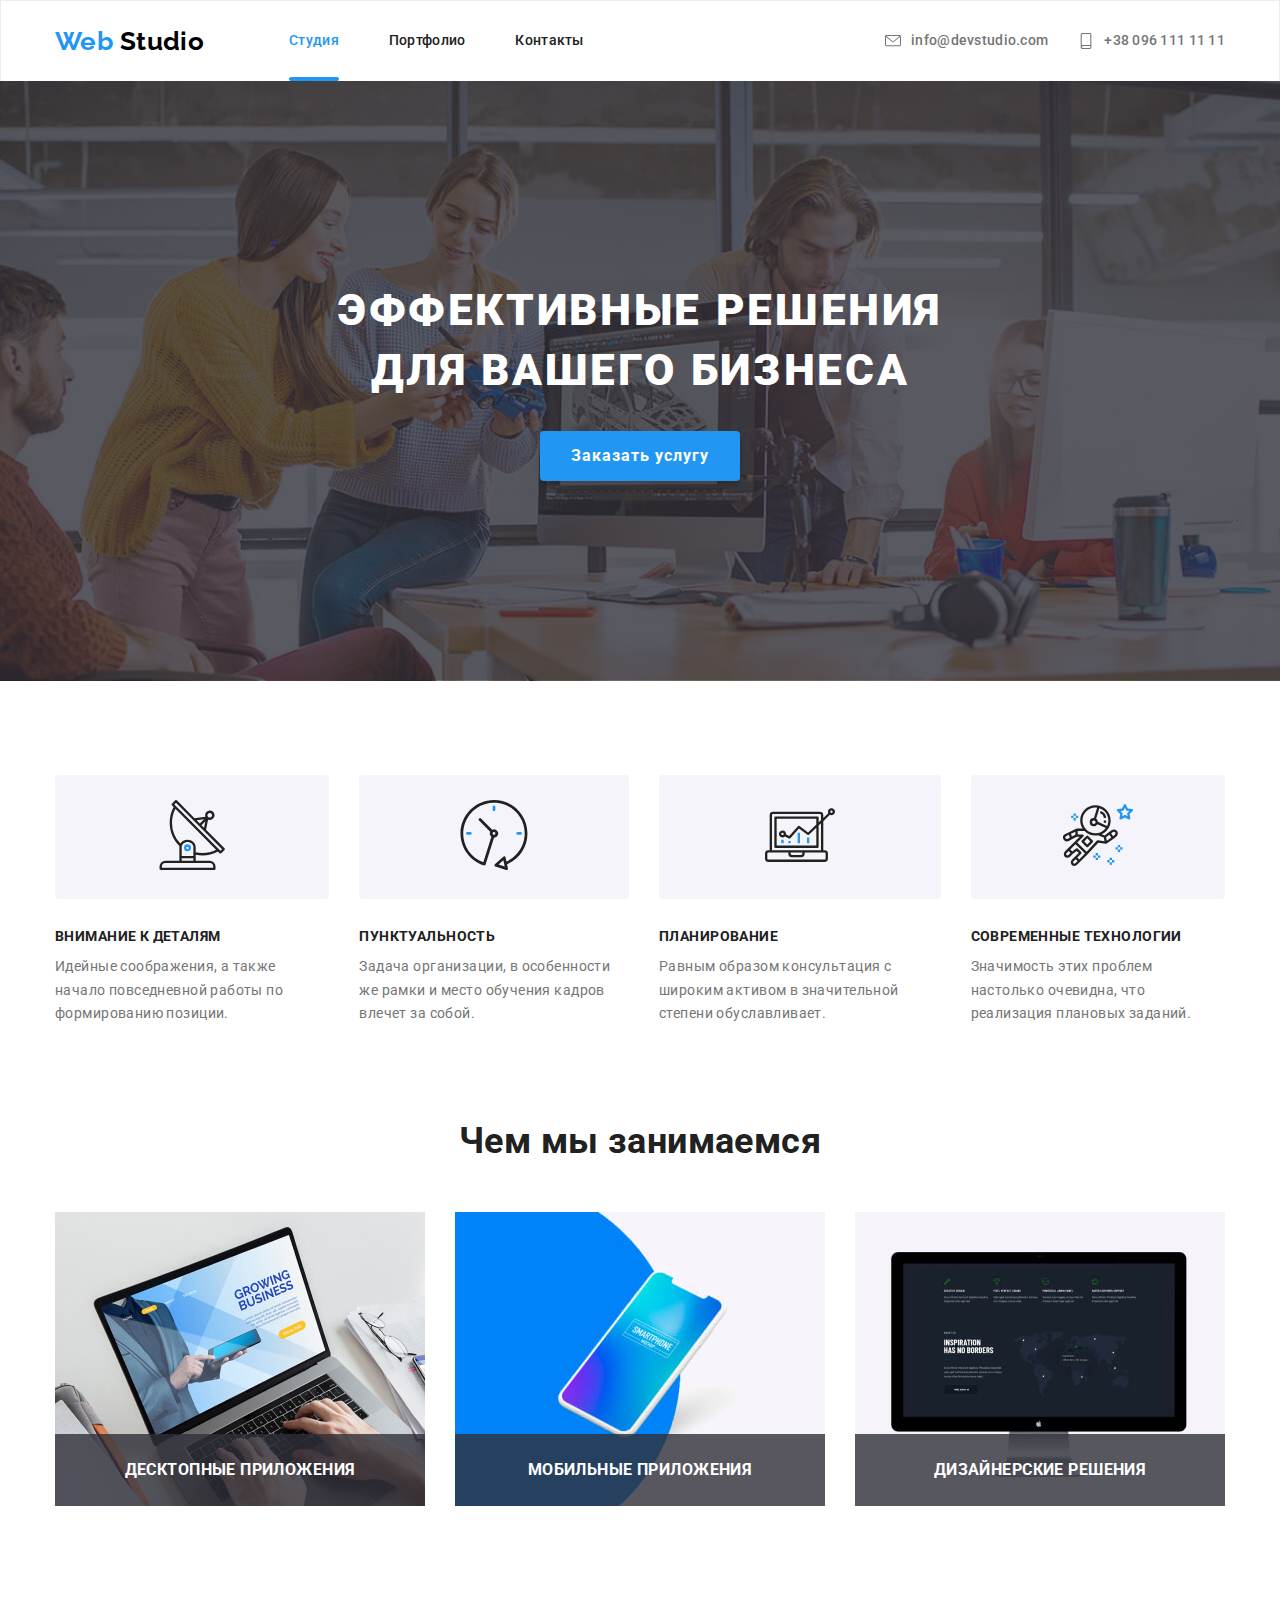
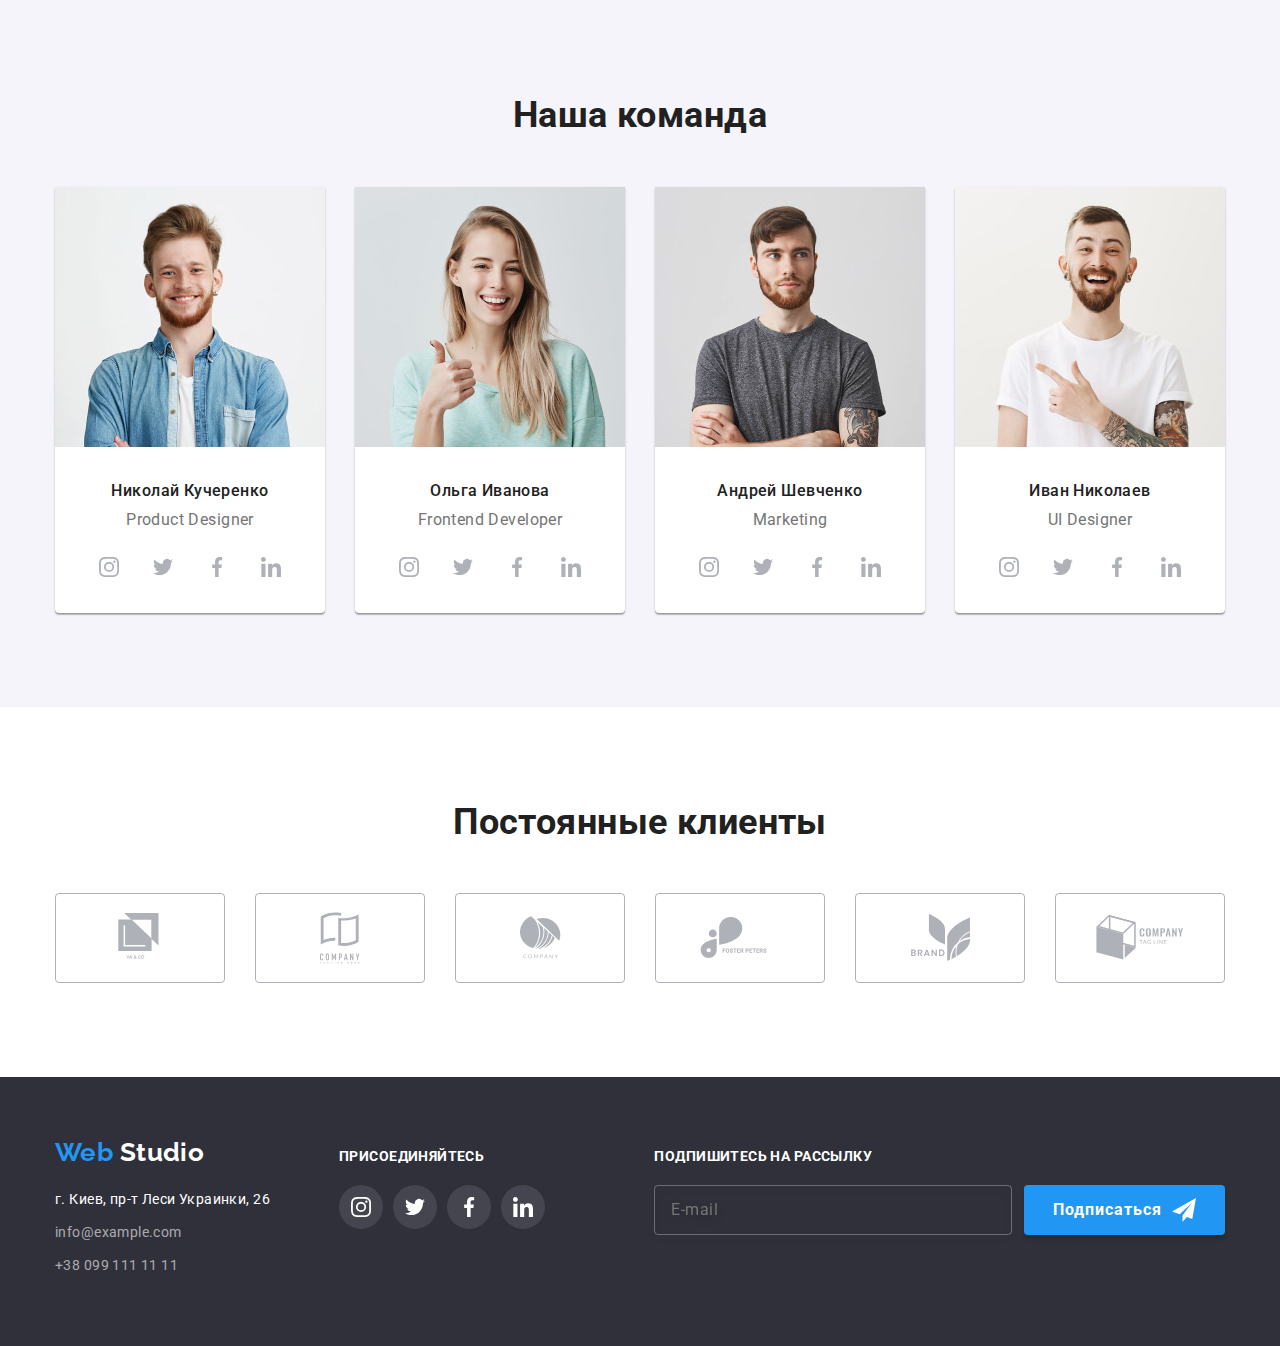
<file: index.html>
<!DOCTYPE html>
<html lang="ru">
  <head>
    <meta charset="UTF-8" />
    <meta name="viewport" content="width=device-width, initial-scale=1.0" />
    <title>Web Studio</title>
    <link
      href="https://fonts.googleapis.com/css2?family=Raleway:wght@700&family=Roboto:wght@400;500;700&display=swap"
      rel="stylesheet"
    />
    <link rel="stylesheet" href="./css/normalize.css" />
    <link rel="stylesheet" href="./css/style.css" />
  </head>

  <body>
    <!-- ШАПКА САЙТА -->
    <header class="header">
      <div class="container">
        <nav class="navigation">
          <a class="logo link" href="./index.html"
            >Web <span class="logo-studio-color">Studio</span></a
          >
          <ul class="navigation-list list">
            <li class="navigation-list-item">
              <a class="navigation-list-link link current" href="./index.html"
                >Студия</a
              >
            </li>
            <li class="navigation-list-item">
              <a class="navigation-list-link link" href="./portfolio.html"
                >Портфолио</a
              >
            </li>
            <li class="navigation-list-item">
              <a class="navigation-list-link link" href="">Контакты</a>
            </li>
          </ul>
        </nav>
        <ul class="header-contacts-list list">
          <li class="header-contacts-list-item">
            <address class="header-address">
              <a
                class="header-contacts-mail link"
                href="mailto:info@devstudio.com"
              >
                <svg
                  class="header-contacts-mail-icon"
                  width="16px"
                  height="16px"
                >
                  <use href="./images/icons/sprite.svg#mail"></use>
                </svg>
                info@devstudio.com</a
              >
            </address>
          </li>
          <li class="header-contacts-list-item">
            <address class="header-address">
              <a class="header-contacts-phone link" href="tel:+380961111111">
                <svg
                  class="header-contacts-phone-icon"
                  width="16px"
                  height="16px"
                >
                  <use href="./images/icons/sprite.svg#phone"></use>
                </svg>
                +38 096 111 11 11</a
              >
            </address>
          </li>
        </ul>
      </div>
    </header>

    <main>
      <!-- HERO секция -->
      <section class="hero">
        <div class="hero-section container">
          <h1 class="hero-title">
            Эффективные решения<br />для вашего бизнеса
          </h1>
          <button class="button primary" data-modal-open>
            Заказать услугу
          </button>
        </div>
      </section>

      <!-- Наши преимущества -->
      <section class="section">
        <div class="container">
          <h2 hidden>Наши преимущества</h2>
          <ul class="features-list list">
            <li class="features-list-item">
              <div class="img-wrapper">
                <svg width="70" height="70">
                  <use href="./images/icons/sprite.svg#advantage-1"></use>
                </svg>
              </div>

              <h3 class="features-list-item-title">Внимание к деталям</h3>
              <p class="features-list-item-desc">
                Идейные соображения, а также начало повседневной работы по
                формированию позиции.
              </p>
            </li>
            <li class="features-list-item">
              <div class="img-wrapper">
                <svg width="70" height="70">
                  <use href="./images/icons/sprite.svg#advantage-2"></use>
                </svg>
              </div>

              <h3 class="features-list-item-title">Пунктуальность</h3>
              <p class="features-list-item-desc">
                Задача организации, в особенности же рамки и место обучения
                кадров влечет за собой.
              </p>
            </li>
            <li class="features-list-item">
              <div class="img-wrapper">
                <svg width="70" height="70">
                  <use href="./images/icons/sprite.svg#advantage-3"></use>
                </svg>
              </div>

              <h3 class="features-list-item-title">Планирование</h3>
              <p class="features-list-item-desc">
                Равным образом консультация с широким активом в значительной
                степени обуславливает.
              </p>
            </li>
            <li class="features-list-item">
              <div class="img-wrapper">
                <svg width="70" height="70">
                  <use href="./images/icons/sprite.svg#advantage-4"></use>
                </svg>
              </div>

              <h3 class="features-list-item-title">Современные технологии</h3>
              <p class="features-list-item-desc">
                Значимость этих проблем настолько очевидна, что реализация
                плановых заданий.
              </p>
            </li>
          </ul>
        </div>
      </section>

      <!-- Чем мы занимаемся -->
      <section class="section what-we-do">
        <div class="container">
          <h2 class="section-title">Чем мы занимаемся</h2>
          <ul class="what-we-do-list list">
            <li class="what-we-do-list-item">
              <img
                src="./images/line-of-business/line-of-business-1.jpg"
                alt="человек печатает за ноутбуком"
                width="370"
                height="294"
              />
              <h3 class="what-we-do-item-title">Десктопные приложения</h3>
            </li>
            <li class="what-we-do-list-item">
              <img
                src="./images/line-of-business/line-of-business-2.jpg"
                alt="смартфон"
                width="370"
                height="294"
              />
              <h3 class="what-we-do-item-title">Мобильные приложения</h3>
            </li>
            <li class="what-we-do-list-item">
              <img
                src="./images/line-of-business/line-of-business-3.jpg"
                alt="монитор"
                width="370"
                height="294"
              />
              <h3 class="what-we-do-item-title">Дизайнерские решения</h3>
            </li>
          </ul>
        </div>
      </section>

      <!-- Наша команда -->
      <section class="section team">
        <div class="container">
          <h2 class="section-title">Наша команда</h2>
          <ul class="team-list list">
            <li class="team-list-item">
              <img
                class="team-list-item-img"
                src="./images/team/member-1.jpg"
                alt="дизайнер продукта"
                width="270"
                height="260"
              />
              <h3 class="team-list-title">Николай Кучеренко</h3>
              <p class="team-list-subtitle" lang="en">Product Designer</p>
              <ul class="socials-list list">
                <li class="socials-list-item">
                  <a
                    class="socials-list-item-link"
                    href=""
                    aria-label="иконка инстаграма"
                  >
                    <svg class="socials-list-item-link-icon">
                      <use href="./images/icons/sprite.svg#instagram"></use>
                    </svg>
                  </a>
                </li>
                <li class="socials-list-item">
                  <a
                    class="socials-list-item-link"
                    href=""
                    aria-label="иконка твиттера"
                    ><svg class="socials-list-item-link-icon">
                      <use href="./images/icons/sprite.svg#twitter"></use></svg
                  ></a>
                </li>
                <li class="socials-list-item">
                  <a
                    class="socials-list-item-link"
                    href=""
                    aria-label="иконка фейсбука"
                    ><svg class="socials-list-item-link-icon">
                      <use href="./images/icons/sprite.svg#facebook"></use></svg
                  ></a>
                </li>
                <li class="socials-list-item">
                  <a
                    class="socials-list-item-link"
                    href=""
                    aria-label="иконка линкедина"
                    ><svg class="socials-list-item-link-icon">
                      <use href="./images/icons/sprite.svg#linkedin"></use></svg
                  ></a>
                </li>
              </ul>
            </li>
            <li class="team-list-item">
              <img
                class="team-list-item-img"
                src="./images/team/member-2.jpg"
                alt="разработчик"
                width="270"
                height="260"
              />
              <h3 class="team-list-title">Ольга Иванова</h3>
              <p class="team-list-subtitle" lang="en">Frontend Developer</p>
              <ul class="socials-list list">
                <li class="socials-list-item">
                  <a
                    class="socials-list-item-link"
                    href=""
                    aria-label="иконка инстаграма"
                  >
                    <svg class="socials-list-item-link-icon">
                      <use href="./images/icons/sprite.svg#instagram"></use>
                    </svg>
                  </a>
                </li>
                <li class="socials-list-item">
                  <a
                    class="socials-list-item-link"
                    href=""
                    aria-label="иконка твиттера"
                    ><svg class="socials-list-item-link-icon">
                      <use href="./images/icons/sprite.svg#twitter"></use></svg
                  ></a>
                </li>
                <li class="socials-list-item">
                  <a
                    class="socials-list-item-link"
                    href=""
                    aria-label="иконка фейсбука"
                    ><svg class="socials-list-item-link-icon">
                      <use href="./images/icons/sprite.svg#facebook"></use></svg
                  ></a>
                </li>
                <li class="socials-list-item">
                  <a
                    class="socials-list-item-link"
                    href=""
                    aria-label="иконка линкедина"
                    ><svg class="socials-list-item-link-icon">
                      <use href="./images/icons/sprite.svg#linkedin"></use></svg
                  ></a>
                </li>
              </ul>
            </li>
            <li class="team-list-item">
              <img
                class="team-list-item-img"
                src="./images/team/member-3.jpg"
                alt="маркетолог"
                width="270"
                height="260"
              />
              <h3 class="team-list-title">Андрей Шевченко</h3>
              <p class="team-list-subtitle" lang="en">Marketing</p>
              <ul class="socials-list list">
                <li class="socials-list-item">
                  <a
                    class="socials-list-item-link"
                    href=""
                    aria-label="иконка инстаграма"
                  >
                    <svg class="socials-list-item-link-icon">
                      <use href="./images/icons/sprite.svg#instagram"></use>
                    </svg>
                  </a>
                </li>
                <li class="socials-list-item">
                  <a
                    class="socials-list-item-link"
                    href=""
                    aria-label="иконка твиттера"
                    ><svg class="socials-list-item-link-icon">
                      <use href="./images/icons/sprite.svg#twitter"></use></svg
                  ></a>
                </li>
                <li class="socials-list-item">
                  <a
                    class="socials-list-item-link"
                    href=""
                    aria-label="иконка фейсбука"
                    ><svg class="socials-list-item-link-icon">
                      <use href="./images/icons/sprite.svg#facebook"></use></svg
                  ></a>
                </li>
                <li class="socials-list-item">
                  <a
                    class="socials-list-item-link"
                    href=""
                    aria-label="иконка линкедина"
                    ><svg class="socials-list-item-link-icon">
                      <use href="./images/icons/sprite.svg#linkedin"></use></svg
                  ></a>
                </li>
              </ul>
            </li>
            <li class="team-list-item">
              <img
                class="team-list-item-img"
                src="./images/team/member-4.jpg"
                alt="дизайнер пользовательского интерфейса"
              />
              <h3 class="team-list-title">Иван Николаев</h3>
              <p class="team-list-subtitle" lang="en">UI Designer</p>
              <ul class="socials-list list">
                <li class="socials-list-item">
                  <a
                    class="socials-list-item-link"
                    href=""
                    aria-label="иконка инстаграма"
                  >
                    <svg class="socials-list-item-link-icon">
                      <use href="./images/icons/sprite.svg#instagram"></use>
                    </svg>
                  </a>
                </li>
                <li class="socials-list-item">
                  <a
                    class="socials-list-item-link"
                    href=""
                    aria-label="иконка твиттера"
                    ><svg class="socials-list-item-link-icon">
                      <use href="./images/icons/sprite.svg#twitter"></use></svg
                  ></a>
                </li>
                <li class="socials-list-item">
                  <a
                    class="socials-list-item-link"
                    href=""
                    aria-label="иконка фейсбука"
                    ><svg class="socials-list-item-link-icon">
                      <use href="./images/icons/sprite.svg#facebook"></use></svg
                  ></a>
                </li>
                <li class="socials-list-item">
                  <a
                    class="socials-list-item-link"
                    href=""
                    aria-label="иконка линкедина"
                    ><svg class="socials-list-item-link-icon">
                      <use href="./images/icons/sprite.svg#linkedin"></use></svg
                  ></a>
                </li>
              </ul>
            </li>
          </ul>
        </div>
      </section>

      <!-- Постоянные клиенты -->
      <section class="section">
        <div class="container">
          <h2 class="section-title">Постоянные клиенты</h2>
          <ul class="clients-list list">
            <li class="clients-list-item">
              <a class="clients-list-item-link" href="" target="_blank">
                <svg class="clients-list-item-link-icon" width="45" height="49">
                  <use href="./images/icons/sprite.svg#customer-1"></use>
                </svg>
              </a>
            </li>
            <li class="clients-list-item">
              <a class="clients-list-item-link" href="" target="_blank"
                ><svg
                  class="clients-list-item-link-icon"
                  width="40"
                  height="52"
                >
                  <use href="./images/icons/sprite.svg#customer-2"></use></svg
              ></a>
            </li>
            <li class="clients-list-item">
              <a class="clients-list-item-link" href="" target="_blank"
                ><svg
                  class="clients-list-item-link-icon"
                  width="41"
                  height="43"
                >
                  <use href="./images/icons/sprite.svg#customer-3"></use></svg
              ></a>
            </li>
            <li class="clients-list-item">
              <a class="clients-list-item-link" href="" target="_blank"
                ><svg
                  class="clients-list-item-link-icon"
                  width="80"
                  height="42"
                >
                  <use href="./images/icons/sprite.svg#customer-4"></use></svg
              ></a>
            </li>
            <li class="clients-list-item">
              <a class="clients-list-item-link" href="" target="_blank"
                ><svg
                  class="clients-list-item-link-icon"
                  width="59"
                  height="47"
                >
                  <use href="./images/icons/sprite.svg#customer-5"></use></svg
              ></a>
            </li>
            <li class="clients-list-item">
              <a class="clients-list-item-link" href="" target="_blank"
                ><svg
                  class="clients-list-item-link-icon"
                  width="88"
                  height="45"
                >
                  <use href="./images/icons/sprite.svg#customer-6"></use></svg
              ></a>
            </li>
          </ul>
        </div>
      </section>
    </main>

    <!-- Футер -->
    <footer class="footer">
      <div class="container">
        <div class="address-wrapper">
          <a class="logo link" href="./index.html"
            >Web <span class="logo-studio-color white">Studio</span></a
          >
          <ul class="footer-list list">
            <li class="footer-list-item">
              <address class="footer-address">
                <a
                  class="footer-list-item-link address link"
                  href="https://goo.gl/maps/Biz81QyFRvCuKjjt5"
                  target="_blank"
                  >г. Киев, пр-т Леси Украинки, 26</a
                >
              </address>
            </li>
            <li class="footer-list-item">
              <address class="footer-address">
                <a
                  class="footer-list-item-link link"
                  href="mailto:info@example.com"
                  >info@example.com</a
                >
              </address>
            </li>
            <li class="footer-list-item">
              <address class="footer-address">
                <a class="footer-list-item-link link" href="tel:+380991111111"
                  >+38 099 111 11 11</a
                >
              </address>
            </li>
          </ul>
        </div>

        <div class="join-wrapper">
          <b class="join">присоединяйтесь</b>
          <ul class="socials-list list">
            <li class="socials-list-item">
              <a
                class="socials-list-item-link"
                href=""
                aria-label="иконка инстаграма"
              >
                <svg class="socials-list-item-link-icon">
                  <use href="./images/icons/sprite.svg#instagram"></use>
                </svg>
              </a>
            </li>
            <li class="socials-list-item">
              <a
                class="socials-list-item-link"
                href=""
                aria-label="иконка твиттера"
                ><svg class="socials-list-item-link-icon">
                  <use href="./images/icons/sprite.svg#twitter"></use></svg
              ></a>
            </li>
            <li class="socials-list-item">
              <a
                class="socials-list-item-link"
                href=""
                aria-label="иконка фейсбука"
                ><svg class="socials-list-item-link-icon">
                  <use href="./images/icons/sprite.svg#facebook"></use></svg
              ></a>
            </li>
            <li class="socials-list-item">
              <a
                class="socials-list-item-link"
                href=""
                aria-label="иконка линкедина"
                ><svg class="socials-list-item-link-icon">
                  <use href="./images/icons/sprite.svg#linkedin"></use></svg
              ></a>
            </li>
          </ul>
        </div>
        <div class="subscribe">
          <b class="subscribe-title">Подпишитесь на рассылку</b>
          <form action="#" class="subscribe-form" autocomplete="off">
            <input
              class="subscribe-mail"
              type="email"
              name="email"
              placeholder="E-mail"
              required
            />
            <button type="submit" class="button primary">
              Подписаться
              <svg class="subscribe-icon" width="24" height="24">
                <use href="./images/icons/sprite.svg#send"></use>
              </svg>
            </button>
          </form>
        </div>
      </div>
    </footer>

    <div class="backdrop is-hidden" data-modal>
      <form action="#" class="modal-form" autocomplete="off">
        <button type="button" class="close-button" data-modal-close>
          <svg class="close-button-icon" width="18" height="18">
            <use href="./images/icons/sprite.svg#close-button-icon"></use>
          </svg>
        </button>
        <h2 class="modal-form-title">
          Оставьте свои данные, мы вам перезвоним
        </h2>
        <div class="modal-form-input-wrapper">
          <input
            type="text"
            name="user-name"
            id="user-modal-name"
            class="modal-form-input"
            placeholder=" "
            required
          />
          <label for="user-modal-name" class="modal-form-label">Имя</label>
          <svg class="modal-form-icon" width="18" height="18">
            <use
              href="./images/icons/sprite.svg#user-icon"
              class="modal-form-icon-svg"
            ></use>
          </svg>
        </div>
        <div class="modal-form-input-wrapper">
          <input
            type="tel"
            name="user-tel"
            id="user-modal-tel"
            class="modal-form-input"
            placeholder=" "
            required
          />
          <label for="user-modal-tel" class="modal-form-label">Телефон</label>
          <svg class="modal-form-icon" width="18" height="18">
            <use
              href="./images/icons/sprite.svg#user-phone-icon"
              class="modal-form-icon-svg"
            ></use>
          </svg>
        </div>
        <div class="modal-form-input-wrapper">
          <input
            type="email"
            name="user-mail"
            id="user-modal-mail"
            class="modal-form-input"
            placeholder=" "
          />
          <label for="user-modal-mail" class="modal-form-label">Почта</label>
          <svg class="modal-form-icon" width="18" height="18">
            <use
              href="./images/icons/sprite.svg#user-mail-icon"
              class="modal-form-icon-svg"
            ></use>
          </svg>
        </div>
        <div class="modal-form-input-wrapper">
          <textarea
            id="user-message"
            name="user-message"
            class="modal-form-message"
            placeholder=" "
          ></textarea>
          <label for="user-message" class="modal-form-message-label"
            >Комментарий</label
          >
        </div>
        <label class="modal-form-option-label">
          <input
            type="checkbox"
            name="policy"
            value="accept-policy"
            class="modal-form-checkbox"
            required
          />
          <span class="modal-form-custom-checkbox">
            <svg class="modal-form-custom-checkbox-icon" width="16" height="15">
              <use
                href="./images/icons/sprite.svg#check-icon"
                class="modal-form-icon-svg"
              ></use>
            </svg>
          </span>
          <span class="modal-form-option-span"
            >Соглашаюсь с рассылкой и принимаю
            <a href="#" target="_blank">Условия договора</a></span
          >
        </label>
        <button type="submit" class="button primary">Отправить</button>
      </form>
    </div>
    <script src="./js/modal.js"></script>
  </body>
</html>
</file>
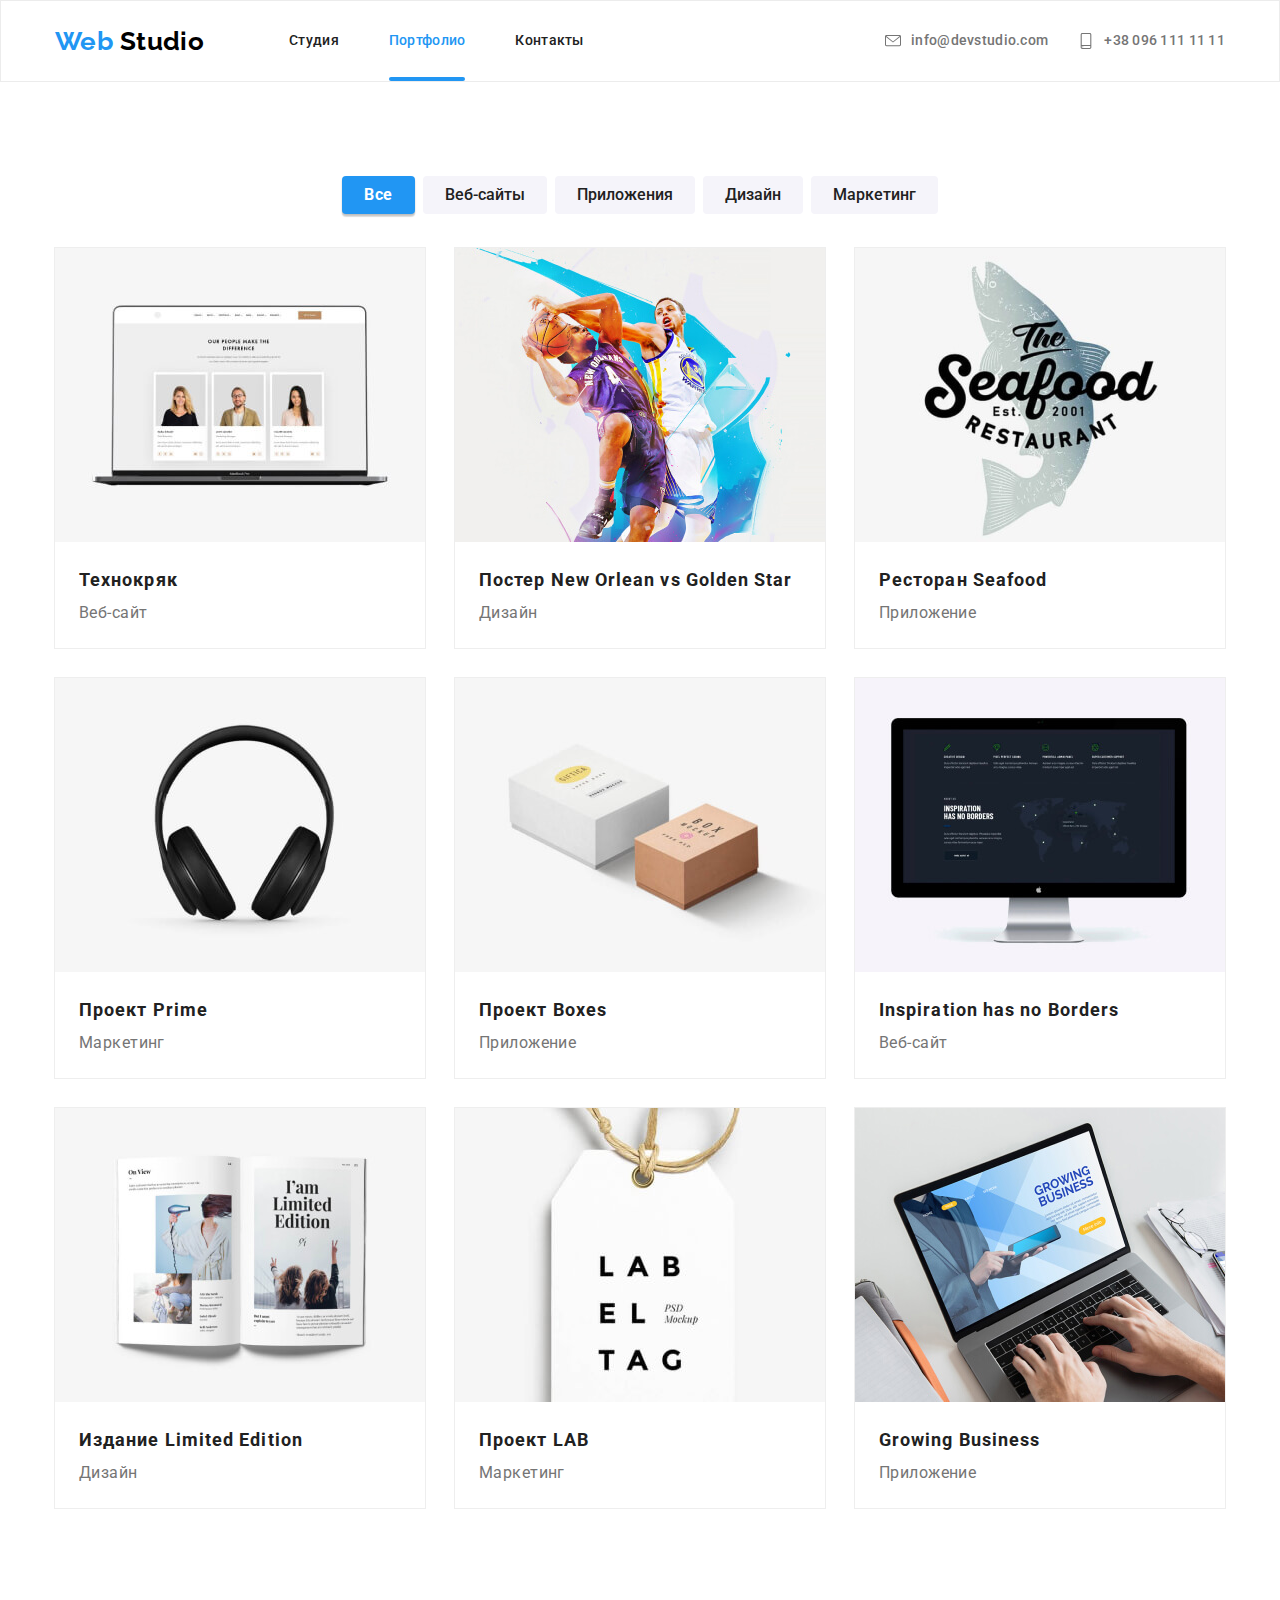
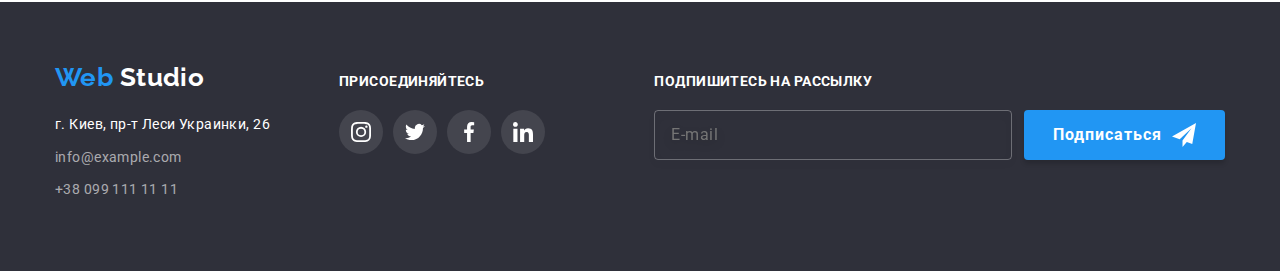
<file: portfolio.html>
<!DOCTYPE html>
<html lang="ru">

<head>
  <meta charset="UTF-8" />
  <meta name="viewport" content="width=device-width, initial-scale=1.0" />
  <title>Портфолио</title>
  <link href="https://fonts.googleapis.com/css2?family=Raleway:wght@700&family=Roboto:wght@400;500;700&display=swap"
    rel="stylesheet" />
  <link rel="stylesheet" href="./css/normalize.css" />
  <link rel="stylesheet" href="./css/style.css" />
</head>

<body>
  <!-- ШАПКА САЙТА -->
  <header class="header">
    <div class="container">
      <nav class="navigation">
        <a class="logo link" href="./index.html">Web <span class="logo-studio-color">Studio</span></a>
        <ul class="navigation-list list">
          <li class="navigation-list-item">
            <a class="navigation-list-link link" href="./index.html">Студия</a>
          </li>
          <li class="navigation-list-item">
            <a class="navigation-list-link link current" href="./portfolio.html">Портфолио</a>
          </li>
          <li class="navigation-list-item">
            <a class="navigation-list-link link" href="">Контакты</a>
          </li>
        </ul>
      </nav>
      <ul class="header-contacts-list list">
        <li class="header-contacts-list-item">
          <address class="header-address">
            <a class="header-contacts-mail link" href="mailto:info@devstudio.com">
              <svg class="header-contacts-mail-icon" width="16px" height="16px">
                <use href="./images/icons/sprite.svg#mail"></use>
              </svg>
              info@devstudio.com</a>
          </address>
        </li>
        <li class="header-contacts-list-item">
          <address class="header-address">
            <a class="header-contacts-phone link" href="tel:+380961111111">
              <svg class="header-contacts-phone-icon" width="16px" height="16px">
                <use href="./images/icons/sprite.svg#phone"></use>
              </svg>
              +38 096 111 11 11</a>
          </address>
        </li>
      </ul>
    </div>
  </header>

  <main>
    <!-- Портфолио -->
    <section class="section container">
      <h1 hidden>Портфолио</h1>
      <ul class="portfolio-filter-list list">
        <li class="portfolio-filter-list-item">
          <button class="button primary">Все</button>
        </li>
        <li class="portfolio-filter-list-item">
          <button class="button">Веб-сайты</button>
        </li>
        <li class="portfolio-filter-list-item">
          <button class="button">Приложения</button>
        </li>
        <li class="portfolio-filter-list-item">
          <button class="button">Дизайн</button>
        </li>
        <li class="portfolio-filter-list-item">
          <button class="button">Маркетинг</button>
        </li>
      </ul>

      <ul class="portfolio-works-list list">
        <li class="portfolio-works-list-item">
          <a class="portfolio-works-list-item-link link" href="">
            <div class="portfolio-img-wrapper">
              <img src="./images/portfolio/project-1.jpg" alt="ноутбук" width="370" height="294" />
              <p class="text">
                Технокряк это современная площадка распространения коронавируса.
                Компании используют эту платформу для цифрового шпионажа и атак
                на защищённые сервера конкурентов.
              </p>
            </div>
            <div class="desc-wrapper">
              <h2 class="title">Технокряк</h2>
              <p class="subtitle">Веб-сайт</p>
            </div>
          </a>
        </li>
        <li class="portfolio-works-list-item">
          <a class="portfolio-works-list-item-link link" href="">
            <div class="portfolio-img-wrapper"><img src="./images/portfolio/project-2.jpg" alt="баскетболисты"
                width="370" height="294" />
              <p class="text">
                Технокряк это современная площадка распространения коронавируса.
                Компании используют эту платформу для цифрового шпионажа и атак
                на защищённые сервера конкурентов.
              </p>
            </div>
            <div class="desc-wrapper">
              <h2 class="title">
                Постер <span lang="en">New Orlean vs Golden Star</span>
              </h2>
              <p class="subtitle">Дизайн</p>
            </div>

          </a>
        </li>
        <li class="portfolio-works-list-item">
          <a class="portfolio-works-list-item-link link" href="">
            <div class="portfolio-img-wrapper"><img src="./images/portfolio/project-3.jpg" alt="логотип ресторана"
                width="370" height="294" />
              <p class="text">
                Технокряк это современная площадка распространения коронавируса.
                Компании используют эту платформу для цифрового шпионажа и атак
                на защищённые сервера конкурентов.
              </p>
            </div>
            <div class="desc-wrapper">
              <h2 class="title">Ресторан <span lang="en">Seafood</span></h2>
              <p class="subtitle">Приложение</p>
            </div>

          </a>
        </li>
        <li class="portfolio-works-list-item">
          <a class="portfolio-works-list-item-link link" href="">
            <div class="portfolio-img-wrapper"><img src="./images/portfolio/project-4.jpg" alt="наушники" width="370"
                height="294" />
              <p class="text">
                Технокряк это современная площадка распространения коронавируса.
                Компании используют эту платформу для цифрового шпионажа и атак
                на защищённые сервера конкурентов.
              </p>
            </div>

            <div class="desc-wrapper">
              <h2 class="title">Проект <span lang="en">Prime</span></h2>
              <p class="subtitle">Маркетинг</p>
            </div>

          </a>
        </li>
        <li class="portfolio-works-list-item">
          <a class="portfolio-works-list-item-link link" href="">
            <div class="portfolio-img-wrapper"><img src="./images/portfolio/project-5.jpg" alt="коробки" width="370"
                height="294" />
              <p class="text">
                Технокряк это современная площадка распространения коронавируса.
                Компании используют эту платформу для цифрового шпионажа и атак
                на защищённые сервера конкурентов.
              </p>
            </div>
            <div class="desc-wrapper">
              <h2 class="title">Проект <span lang="en">Boxes</span></h2>
              <p class="subtitle">Приложение</p>
            </div>
          </a>
        </li>
        <li class="portfolio-works-list-item">
          <a class="portfolio-works-list-item-link link" href="">
            <div class="portfolio-img-wrapper"><img src="./images/portfolio/project-6.jpg" alt="монитор" width="370"
                height="294" />
              <p class="text">
                Технокряк это современная площадка распространения коронавируса.
                Компании используют эту платформу для цифрового шпионажа и атак
                на защищённые сервера конкурентов.
              </p>
            </div>
            <div class="desc-wrapper">
              <h2 class="title" lang="en">Inspiration has no Borders</h2>
              <p class="subtitle">Веб-сайт</p>
            </div>
          </a>
        </li>
        <li class="portfolio-works-list-item">
          <a class="portfolio-works-list-item-link link" href="">
            <div class="portfolio-img-wrapper">
              <img src="./images/portfolio/project-7.jpg" alt="открытая книга" width="370" height="294" />
              <p class="text">
                Технокряк это современная площадка распространения коронавируса.
                Компании используют эту платформу для цифрового шпионажа и атак
                на защищённые сервера конкурентов.
              </p>
            </div>
            <div class="desc-wrapper">
              <h2 class="title">
                Издание <span lang="en">Limited Edition</span>
              </h2>
              <p class="subtitle">Дизайн</p>
            </div>
          </a>
        </li>
        <li class="portfolio-works-list-item">
          <a class="portfolio-works-list-item-link link" href="">
            <div class="portfolio-img-wrapper"><img src="./images/portfolio/project-8.jpg" alt="бирка" width="370"
                height="294" />
              <p class="text">
                Технокряк это современная площадка распространения коронавируса.
                Компании используют эту платформу для цифрового шпионажа и атак
                на защищённые сервера конкурентов.
              </p>
            </div>
            <div class="desc-wrapper">
              <h2 class="title">Проект <span lang="en">LAB</span></h2>
              <p class="subtitle">Маркетинг</p>
            </div>

          </a>
        </li>
        <li class="portfolio-works-list-item">
          <a class="portfolio-works-list-item-link link" href="">
            <div class="portfolio-img-wrapper"><img src="./images/portfolio/project-9.jpg"
                alt="человек печатающий за ноутбуком" width="370" height="294" />
              <p class="text">
                Технокряк это современная площадка распространения коронавируса.
                Компании используют эту платформу для цифрового шпионажа и атак
                на защищённые сервера конкурентов.
              </p>
            </div>

            <div class="desc-wrapper">
              <h2 class="title" lang="en">Growing Business</h2>
              <p class="subtitle">Приложение</p>
            </div>

          </a>
        </li>
      </ul>
    </section>
  </main>

  <!-- Футер -->
  <footer class="footer">
    <div class="container">
      <div class="address-wrapper">
        <a class="logo link" href="./index.html">Web <span class="logo-studio-color white">Studio</span></a>
        <ul class="footer-list list">
          <li class="footer-list-item">
            <address class="footer-address">
              <a class="footer-list-item-link address link" href="https://goo.gl/maps/Biz81QyFRvCuKjjt5"
                target="_blank">г. Киев, пр-т Леси Украинки, 26</a>
            </address>
          </li>
          <li class="footer-list-item">
            <address class="footer-address">
              <a class="footer-list-item-link link" href="mailto:info@example.com">info@example.com</a>
            </address>
          </li>
          <li class="footer-list-item">
            <address class="footer-address">
              <a class="footer-list-item-link link" href="tel:+380991111111">+38 099 111 11 11</a>
            </address>
          </li>
        </ul>
      </div>

      <div class="join-wrapper">
        <b class="join">присоединяйтесь</b>
        <ul class="socials-list list">
          <li class="socials-list-item">
            <a class="socials-list-item-link" href="" aria-label="иконка инстаграма">
              <svg class="socials-list-item-link-icon">
                <use href="./images/icons/sprite.svg#instagram"></use>
              </svg>
            </a>
          </li>
          <li class="socials-list-item">
            <a class="socials-list-item-link" href="" aria-label="иконка твиттера"><svg
                class="socials-list-item-link-icon">
                <use href="./images/icons/sprite.svg#twitter"></use>
              </svg></a>
          </li>
          <li class="socials-list-item">
            <a class="socials-list-item-link" href="" aria-label="иконка фейсбука"><svg
                class="socials-list-item-link-icon">
                <use href="./images/icons/sprite.svg#facebook"></use>
              </svg></a>
          </li>
          <li class="socials-list-item">
            <a class="socials-list-item-link" href="" aria-label="иконка линкедина"><svg
                class="socials-list-item-link-icon">
                <use href="./images/icons/sprite.svg#linkedin"></use>
              </svg></a>
          </li>
        </ul>
      </div>
      <div class="subscribe">
        <b class="subscribe-title">Подпишитесь на рассылку</b>
        <form action="#" class="subscribe-form" autocomplete="off">
          <input class="subscribe-mail" type="email" name="email" placeholder="E-mail" required />
          <button type="submit" class="button primary">
            Подписаться
            <svg class="subscribe-icon" width="24" height="24">
              <use href="./images/icons/sprite.svg#send"></use>
            </svg>
          </button>
        </form>
      </div>
    </div>
  </footer>
</body>

</html>
</file>
<file: css/style.css>
/* основной шрифт font-family: "Roboto", sans-serif; */
/* вторичный шрифт font-family: "Raleway", sans-serif;  */
/* цвет основного текста #757575 */
/* вторичный цвет текста #212121 */
/* цвет фона #FFFFFF */
/* вторичный цвет фона #F5F4FA */
/* цвет фона футера #2F303A */
/* акцент #2196F3 */
/* цвет иконок #afb1b8 */

:root {
  --primary-font: 'Roboto', sans-serif;
  --secondary-font: 'Raleway', sans-serif;
  --primary-text-color: #757575;
  --primary-title-text-color: #212121;
  --secondary-title-text-color: #ffffff;
  --primary-bg-color: #ffffff;
  --secondary-bg-color: #f5f4fa;
  --accent-color: #2196f3;
  --primary-icon-color: #afb1b8;
  --transition-time: 250ms;
  --cubic-bezier: cubic-bezier(0.4, 0, 0.2, 1);
}

html {
  box-sizing: border-box;
}

*,
*::before,
*::after {
  box-sizing: inherit;
}

body {
  font-family: var(--primary-font);
  font-size: 14px;
  line-height: 1.14;
  letter-spacing: 0.03em;
  color: var(--primary-text-color);
  background-color: var(--primary-bg-color);
}

h1,
h2,
h3,
ul,
p {
  margin: 0px;
  padding: 0px;
}

.list {
  list-style: none;
}

.link {
  text-decoration: none;
}

.container {
  padding-left: 15px;
  padding-right: 15px;
  margin-left: auto;
  margin-right: auto;
  width: 1200px;
}

.section {
  padding-top: 94px;
  padding-bottom: 94px;
}

.section-title {
  margin-bottom: 50px;
  font-weight: 700;
  font-size: 36px;
  line-height: 1.17;
  text-align: center;
  color: var(--primary-title-text-color);
}

/* Buttons */

.button {
  padding-top: 6px;
  padding-right: 22px;
  padding-bottom: 6px;
  padding-left: 22px;

  font-weight: 500;
  font-size: 16px;
  line-height: 1.62;
  text-align: center;
  color: var(--primary-title-text-color);

  background-color: var(--secondary-bg-color);
  border-style: none;
  border-radius: 4px;
  transition: box-shadow var(--transition-time) var(--cubic-bezier),
    color var(--transition-time) var(--cubic-bezier),
    background-color var(--transition-time) var(--cubic-bezier);
}

.button:hover,
.button:focus {
  color: var(--primary-bg-color);
  background-color: var(--accent-color);
  box-shadow: 0px 2px 2px rgba(0, 0, 0, 0.12), 0px 1px 2px rgba(0, 0, 0, 0.08),
    0px 3px 1px rgba(0, 0, 0, 0.1);
  cursor: pointer;
}

.button.primary {
  font-weight: 700;
  letter-spacing: 0.06em;
  color: var(--primary-bg-color);
  background-color: var(--accent-color);
  box-shadow: 0px 2px 2px rgba(0, 0, 0, 0.12), 0px 1px 2px rgba(0, 0, 0, 0.08),
    0px 3px 1px rgba(0, 0, 0, 0.1);
}

.subscribe .button.primary {
  display: flex;
  align-items: center;
}

.subscribe-icon {
  margin-left: 10px;
}

.hero .button {
  width: 200px;
  height: 50px;

  box-shadow: 0px 4px 4px rgba(0, 0, 0, 0.15);
  border-radius: 4px;
}

/* HEADER */

.header .container {
  display: flex;
}

.header {
  border: 1px solid #ececec;
}

/* LOGO */
.logo {
  font-family: var(--secondary-font);
  font-weight: 700;
  font-size: 26px;
  line-height: 1.19;
  color: var(--accent-color);
}

.header .logo {
  margin-right: 85px;
  padding-top: 24px;
  padding-bottom: 24px;
}

/* BLACK header logo */
.logo-studio-color {
  color: #000000;
}

/* Navigation*/

.navigation {
  display: flex;
  align-items: center;
}

.navigation-list {
  display: flex;
  align-items: center;
}

.navigation-list-item:not(:last-child) {
  margin-right: 50px;
}

.navigation-list-link {
  display: block;
  position: relative;
  padding-top: 32px;
  padding-bottom: 32px;
  font-weight: 500;

  letter-spacing: 0.02em;
  color: var(--primary-title-text-color);
  transition: color var(--transition-time) var(--cubic-bezier);
}

.navigation-list-link.current {
  color: var(--accent-color);
}

.navigation-list-link::after {
  display: block;
  position: absolute;
  left: 0;
  bottom: 0;
  content: '';
  width: 100%;
  height: 4px;
  background-color: var(--accent-color);
  border-radius: 2px;
  transform: scaleX(0);
  transition: transform var(--transition-time) var(--cubic-bezier);
}

.navigation-list-link:hover::after,
.navigation-list-link:focus::after {
  transform: scaleX(1);
}

.navigation-list-link.current::after {
  transform: scaleX(1);
}

.navigation-list-link:hover,
.navigation-list-link:focus,
.navigation-list-link.current {
  color: var(--accent-color);
}

/* header contacts */

.header-contacts-list {
  display: flex;
  align-items: center;
  margin-left: auto;
}

.header-contacts-list-item:not(:last-child) {
  margin-right: 30px;
}

.header-address {
  display: inline-flex;
}

.header-contacts-mail,
.header-contacts-phone {
  display: flex;
  align-items: center;
  padding-top: 32px;
  padding-bottom: 32px;
  font-style: normal;
  font-weight: 500;
  letter-spacing: 0.02em;
  color: var(--primary-text-color);
  fill: currentColor;
  transition: color var(--transition-time) var(--cubic-bezier),
    fill var(--transition-time) var(--cubic-bezier);
}

.header-contacts-mail:hover,
.header-contacts-mail:focus,
.header-contacts-phone:hover,
.header-contacts-phone:focus {
  color: var(--accent-color);
  fill: var(--accent-color);
}

.header-contacts-mail-icon,
.header-contacts-phone-icon {
  margin-right: 10px;
}

/* HERO section*/

.hero {
  text-align: center;
  max-width: 1920px;
  margin-top: -1px;
  margin-left: auto;
  margin-right: auto;
  background-image: linear-gradient(
      rgba(47, 48, 58, 0.8),
      rgba(47, 48, 58, 0.8)
    ),
    url(../images/hero-bg.jpg);
  background-repeat: no-repeat;
  background-position: center;
  background-size: cover;
  background-color: rgba(47, 48, 58, 0.8);
}

.hero-section {
  padding-top: 200px;
  padding-bottom: 200px;
}

.hero-title {
  margin-bottom: 30px;

  font-weight: 900;
  font-size: 44px;
  line-height: 1.36;
  text-align: center;
  letter-spacing: 0.06em;
  text-transform: uppercase;
  color: var(--secondary-title-text-color);
}

/* features list section */

.features-list {
  display: flex;
  justify-content: space-between;
}

.features-list-item:not(:last-child) {
  margin-right: 30px;
}

.features-list-item .img-wrapper {
  text-align: center;
  padding-top: 25px;
  padding-bottom: 25px;
  margin-bottom: 30px;

  background-color: var(--secondary-bg-color);
  border-radius: 4px;
}

.features-list-item-title {
  margin-bottom: 10px;
  font-weight: 700;
  font-size: 14px;
  text-transform: uppercase;
  color: var(--primary-title-text-color);
}

.features-list-item-desc {
  font-weight: 400;
  line-height: 1.71;
}

/* What we do section */

.what-we-do {
  padding-top: 0px;
}

.what-we-do-list {
  display: flex;
}

.what-we-do-list-item {
  position: relative;
}

.what-we-do-list-item:not(:last-child) {
  margin-right: 30px;
}

.what-we-do-list-item img {
  display: block;
}

.what-we-do-item-title {
  position: absolute;
  left: 0;
  bottom: 0;
  width: 100%;
  padding-top: 27px;
  padding-bottom: 27px;
  font-weight: 700;
  text-align: center;
  text-transform: uppercase;
  color: var(--secondary-title-text-color);
  background-color: rgba(47, 48, 58, 0.8);
}

/* Our Tean section */

.section.team {
  background-color: var(--secondary-bg-color);
}

.team-list {
  display: flex;
}

.team-list-item {
  background-color: var(--primary-bg-color);
  box-shadow: 0px 2px 1px rgba(0, 0, 0, 0.2), 0px 1px 1px rgba(0, 0, 0, 0.14),
    0px 1px 3px rgba(0, 0, 0, 0.12);
  border-radius: 0px 0px 4px 4px;
}

.team-list-item:not(:last-child) {
  margin-right: 30px;
}

.team-list-item-img {
  margin-bottom: 30px;
}

.team-list-title {
  margin-bottom: 10px;
  font-weight: 500;
  font-size: 16px;
  line-height: 1.19;
  text-align: center;
  color: var(--primary-title-text-color);
}

.team-list-subtitle {
  margin-bottom: 16px;
  font-weight: 400;
  font-size: 16px;
  line-height: 1.19;
  text-align: center;
  color: var(--primary-text-color);
}

/* socials list */

.socials-list {
  display: flex;
  justify-content: space-between;
  margin-right: 32px;
  margin-bottom: 24px;
  margin-left: 32px;
}

.socials-list-item {
  display: flex;
  justify-content: space-between;
}

.socials-list-item-link {
  display: flex;
  justify-content: center;
  align-items: center;
  width: 44px;
  height: 44px;
  border-radius: 50%;
  fill: var(--primary-icon-color);
  transition: background-color var(--transition-time) var(--cubic-bezier),
    fill var(--transition-time) var(--cubic-bezier);
}

.socials-list-item-link-icon {
  display: block;
  width: 20px;
  height: 20px;
}

.footer .socials-list-item-link {
  background-color: rgba(255, 255, 255, 0.1);
  fill: var(--secondary-title-text-color);
}

.socials-list-item-link:hover,
.socials-list-item-link:focus {
  background-color: var(--accent-color);
  fill: var(--primary-bg-color);
}

/* Clients section */

.clients-list {
  display: flex;
  justify-content: space-between;
}

.clients-list-item {
  display: flex;
  justify-content: center;
  width: 170px;
  height: 90px;
  text-align: center;
}

.clients-list-item-link {
  display: flex;
  justify-content: center;
  align-items: center;
  width: 170px;
  height: 90px;
  fill: var(--primary-icon-color);

  border: 1px solid var(--primary-icon-color);
  box-sizing: border-box;
  border-radius: 4px;

  transition: border-color var(--transition-time) var(--cubic-bezier),
    fill var(--transition-time) var(--cubic-bezier);
}

.clients-list-item-link:hover,
.clients-list-item-link:focus {
  border-color: var(--accent-color);
  fill: var(--accent-color);
}

/* FOOTER */

.footer .container {
  display: flex;
  justify-content: space-between;
  align-items: baseline;
}

.footer {
  padding-top: 60px;
  padding-bottom: 60px;

  background-color: #2f303a;
}

.address-wrapper {
  margin-right: 69px;
}

/* WHITE footer logo */
.logo-studio-color.white {
  color: var(--secondary-title-text-color);
}

.footer .logo {
  display: block;
  margin-bottom: 20px;
}

.footer-list-item {
  display: block;
  margin-bottom: 9px;
}

.footer-list-item-link {
  font-style: normal;
  font-weight: 400;
  line-height: 1.71;
  color: rgba(255, 255, 255, 0.6);
}

.footer-list-item-link.address {
  color: var(--secondary-title-text-color);
}

.subscribe {
  /* width: 570px; */
  display: flex;
}

.join,
.subscribe-title {
  display: block;
  margin-bottom: 20px;
}

.footer .join,
.footer .subscribe-title {
  font-weight: 700;
  text-transform: uppercase;

  color: var(--secondary-title-text-color);
}

.footer .socials-list {
  margin: 0;
}

.footer .socials-list-item:not(:last-child) {
  margin-right: 10px;
}

/* subscribe form */

.subscribe {
  display: block;
  margin-left: auto;
}

.subscribe-form {
  display: inline-flex;
  align-items: center;
  margin-left: auto;
}

.subscribe-mail {
  width: 358px;
  height: 50px;
  padding-top: 15px;
  padding-right: 16px;
  padding-bottom: 15px;
  padding-left: 16px;
  margin-right: 12px;

  font-weight: 400;
  font-size: 16px;
  line-height: 1.25;
  letter-spacing: 0.03em;
  color: rgba(255, 255, 255, 0.6);

  border: 1px solid rgba(255, 255, 255, 0.3);
  filter: drop-shadow(0px 4px 4px rgba(0, 0, 0, 0.15));
  border-radius: 4px;
  background-color: transparent;
}

.subscribe .button {
  display: block;
  height: 50px;
  padding-top: 10px;
  padding-right: 29px;
  padding-bottom: 10px;
  padding-left: 29px;
  line-height: 1.87;
  box-shadow: 0px 4px 4px rgba(0, 0, 0, 0.15);
}

/* Portfolio */

.portfolio-filter-list {
  display: flex;
  justify-content: center;

  margin-bottom: 34px;
}

.portfolio-filter-list-item:not(:last-child) {
  margin-right: 8px;
}

.portfolio-works-list {
  display: flex;
  flex-wrap: wrap;
}

.portfolio-works-list-item {
  width: 370px;
}

.portfolio-img-wrapper {
  display: flex;
  position: relative;
  overflow: hidden;
}

.portfolio-works-list-item-link .text {
  position: absolute;
  top: 0;
  left: 0;
  width: 100%;
  opacity: 0;
  transform: translateY(100%);
  transition: transform var(--transition-time) var(--cubic-bezier),
    opacity var(--transition-time) var(--cubic-bezier);
}

.portfolio-works-list-item-link:hover .text,
.portfolio-works-list-item-link:focus .text {
  transform: translateY(0);
  opacity: 1;
}

.portfolio-works-list-item:not(:nth-child(3n)) {
  margin-right: 30px;
}

.portfolio-works-list-item:not(:nth-last-child(-n + 3)) {
  margin-bottom: 30px;
}

.portfolio-works-list-item-link {
  display: block;
  background: #ffffff;
  outline: 1px solid #eeeeee;
  transition: box-shadow var(--transition-time) var(--cubic-bezier);
}

.portfolio-works-list-item-link:hover,
.portfolio-works-list-item-link:focus {
  outline: none;
  box-shadow: 1px 4px 6px rgba(0, 0, 0, 0.16), 0px 4px 4px rgba(0, 0, 0, 0.06),
    0px 1px 1px rgba(0, 0, 0, 0.12);
}

.portfolio-works-list-item-link .title {
  font-weight: 700;
  font-size: 18px;
  line-height: 2;
  letter-spacing: 0.06em;
  color: var(--primary-title-text-color);
}

.portfolio-works-list-item-link .subtitle {
  font-weight: 400;
  font-size: 16px;
  line-height: 1.87;
  color: var(--primary-text-color);
}

.portfolio-works-list-item-link .text {
  padding-top: 63px;
  padding-right: 24px;
  padding-bottom: 63px;
  padding-left: 24px;
  font-weight: 400;
  font-size: 18px;
  line-height: 1.56;
  color: var(--secondary-title-text-color);
  background-color: rgba(33, 150, 243, 0.9);
}

.desc-wrapper {
  padding-top: 20px;
  padding-right: 24px;
  padding-bottom: 20px;
  padding-left: 24px;
}

/* Modal form */

.backdrop {
  position: fixed;
  top: 0;
  left: 0;
  width: 100%;
  height: 100%;
  background-color: rgba(0, 0, 0, 0.2);
  transition: opacity var(--transition-time) var(--cubic-bezier);
}

.backdrop.is-hidden {
  opacity: 0;
  pointer-events: none;
}

.modal-form {
  width: 528px;
  padding: 40px;
  position: absolute;
  top: 50%;
  left: 50%;
  transform: translate(-50%, -50%);
  display: flex;
  flex-direction: column;
  background-color: var(--primary-bg-color);
  box-shadow: 0px 1px 3px rgba(0, 0, 0, 0.12), 0px 1px 1px rgba(0, 0, 0, 0.14),
    0px 2px 1px rgba(0, 0, 0, 0.2);
  border-radius: 4px;
  transition: transform var(--transition-time) var(--cubic-bezier);
}

.backdrop.is-hidden .modal-form {
  transform: translate(-50%, -50%) scale(1.1);
}

.close-button {
  position: absolute;
  align-items: center;
  display: flex;
  top: 8px;
  right: 8px;
  width: 30px;
  height: 30px;

  background: var(--primary-bg-color);
  border: 1px solid rgba(0, 0, 0, 0.1);
  border-radius: 50%;

  transition: fill var(--transition-time) var(--cubic-bezier);
}

.close-button:hover {
  fill: var(--accent-color);
}

.modal-form-title {
  margin-bottom: 30px;
  font-weight: 700;
  font-size: 20px;
  line-height: 1.15;
  text-align: center;

  color: var(--primary-title-text-color);
}

.modal-form-input-wrapper {
  margin-bottom: 28px;
  position: relative;
}

.modal-form-input,
.modal-form-message {
  width: 100%;
  height: 120px;
  resize: none;
  border: 1px solid rgba(33, 33, 33, 0.2);
  border-radius: 4px;
  transition: all var(--transition-time) var(--cubic-bezier);
}

.modal-form-input {
  height: 40px;
  padding-left: 42px;
}

.modal-form-message {
  padding-left: 16px;
}

.modal-form-label,
.modal-form-message-label {
  position: absolute;
  top: 50%;
  left: 0;
  transform: translateY(-50%);
  margin-left: 42px;

  letter-spacing: 0.01em;

  transition: all var(--transition-time) var(--cubic-bezier);
}

.modal-form-message-label {
  margin-left: 0;
  top: 25px;
  left: 16px;
}

.modal-form-input:focus + .modal-form-label,
.modal-form-input:not(:placeholder-shown) + .modal-form-label,
.modal-form-message:focus + .modal-form-message-label,
.modal-form-message:not(:placeholder-shown) + .modal-form-message-label {
  top: -20px;
  left: 0;
  margin-left: 16px;
  transform: translateY(0);

  font-size: 12px;
  line-height: 1.17;

  color: var(--accent-color);
}

.modal-form-message {
  padding: 16px;
  margin-bottom: 20px;
  transition: all var(--transition-time) var(--cubic-bezier);
}

.modal-form-input:focus,
.modal-form-message:focus {
  outline: none;
  border: 1px solid var(--accent-color);
}

.modal-form-message:focus + .modal-form-message-label {
  color: var(--accent-color);
  transition: all var(--transition-time) var(--cubic-bezier);
}

.modal-form-icon {
  position: absolute;
  top: 50%;
  left: 0;
  transform: translateY(-50%);
  margin-left: 16px;
  transition: fill var(--transition-time) var(--cubic-bezier);
}

.modal-form-input:focus ~ .modal-form-icon,
.modal-form-input:not(:placeholder-shown) ~ .modal-form-icon {
  fill: var(--accent-color);
}

.modal-form-option-label {
  position: relative;
  display: flex;
  align-items: center;
  margin-bottom: 30px;
  line-height: 1.71;
}

.modal-form-checkbox {
  position: absolute;
  width: 1px;
  height: 1px;
  margin: -1px;
  border: 0;
  padding: 0;
  clip: rect(0 0 0 0);
  overflow: hidden;
}

.modal-form-custom-checkbox {
  position: relative;
  display: inline-flex;
  margin-right: 7px;

  border: 1.8px solid var(--primary-title-text-color);
  border-radius: 2px;
  background-origin: border-box;
  fill: transparent;

  transition: all var(--transition-time) var(--cubic-bezier);
}

.modal-form-checkbox:checked + .modal-form-custom-checkbox {
  background-color: var(--accent-color);
  border-color: transparent;
  fill: var(--primary-bg-color);
}

.modal-form-option-span a {
  text-decoration: underline;
  color: var(--accent-color);
}

.modal-form .button.primary {
  min-width: 200px;
  margin-left: auto;
  margin-right: auto;
  padding-top: 10px;
  padding-right: 55px;
  padding-bottom: 10px;
  padding-left: 55px;
  line-height: 1.87;
}
</file>
